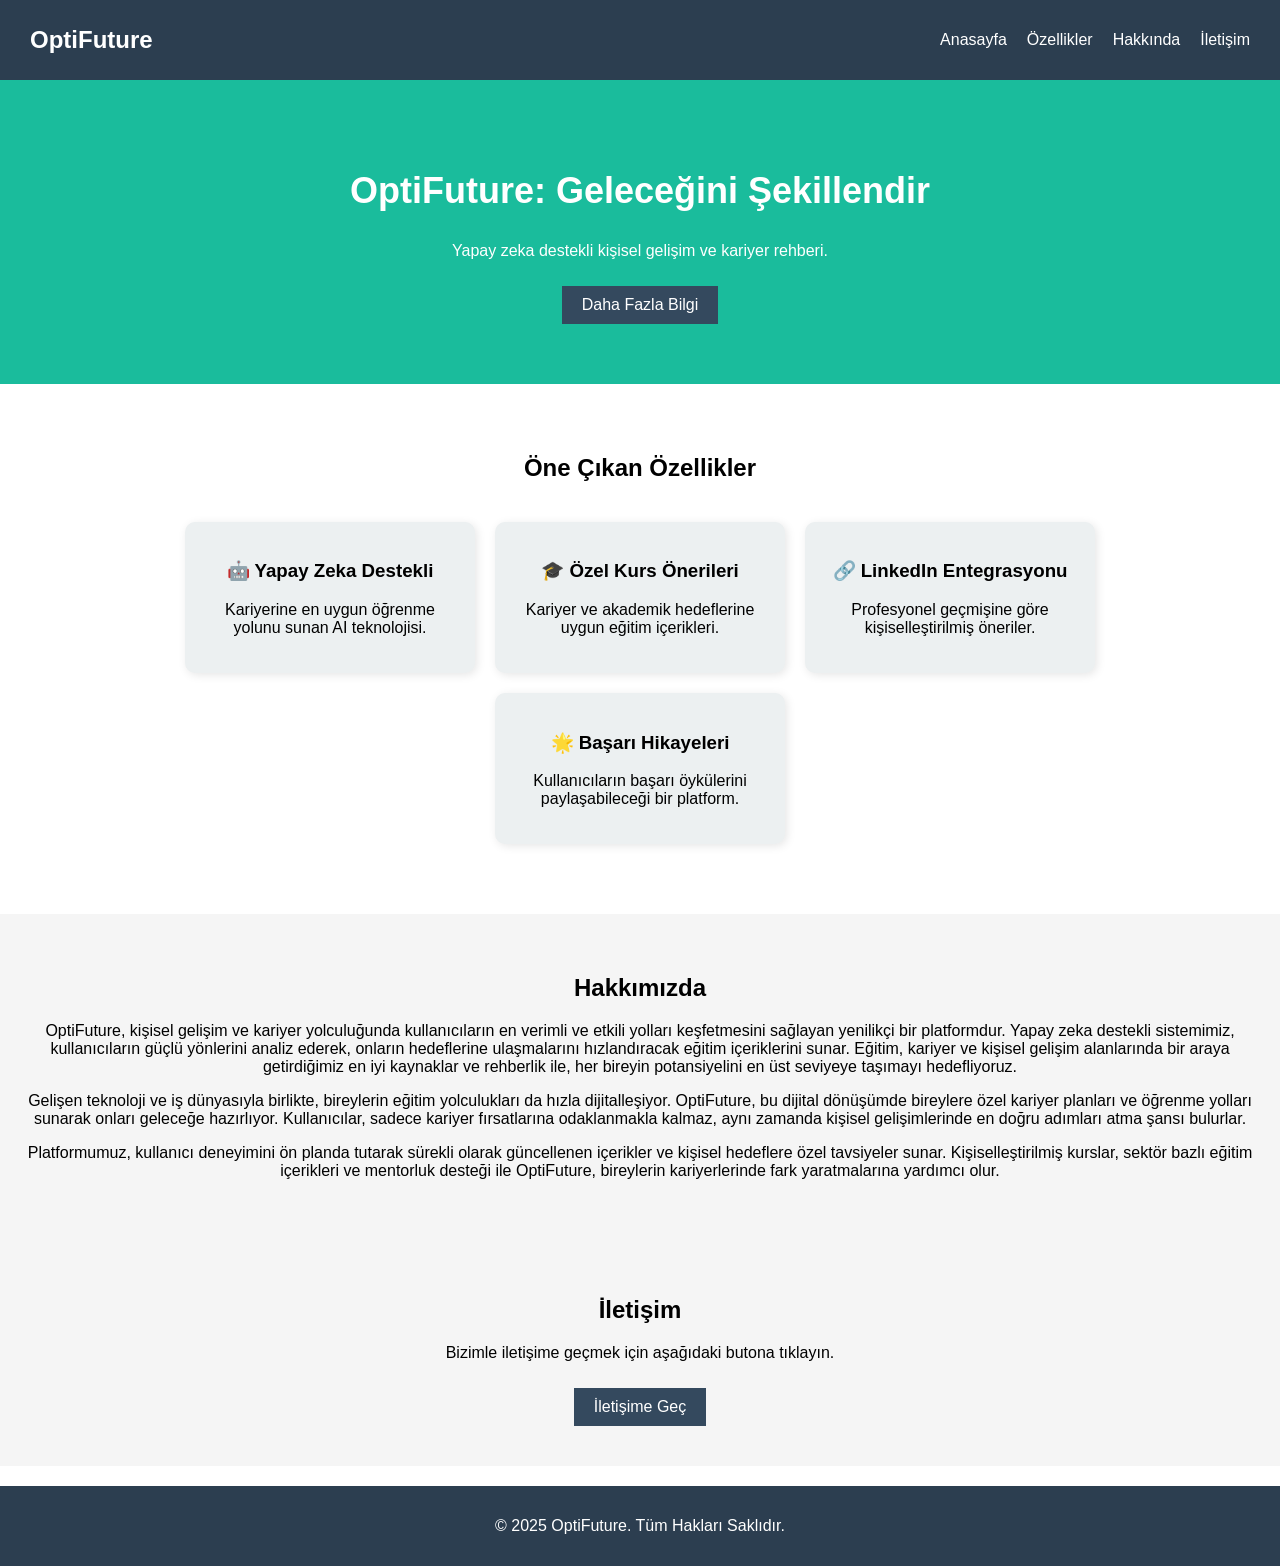
<file: website/index.html>
<!DOCTYPE html>
<html lang="tr">
<head>
    <meta charset="UTF-8">
    <meta name="viewport" content="width=device-width, initial-scale=1.0">
    <title>OptiFuture - Kişisel Gelişim Platformu</title>
    <link rel="stylesheet" href="styles.css">
</head>
<body>
    <header>
        <div class="logo">OptiFuture</div>
        <nav>
            <ul>
                <li><a href="#">Anasayfa</a></li>
                <li><a href="#">Özellikler</a></li>
                <li><a href="#">Hakkında</a></li>
                <li><a href="#">İletişim</a></li>
            </ul>
        </nav>
    </header>

    <section class="hero">
        <h1>OptiFuture: Geleceğini Şekillendir</h1>
        <p>Yapay zeka destekli kişisel gelişim ve kariyer rehberi.</p>
        <a href="#" class="btn">Daha Fazla Bilgi</a>
    </section>

    <section class="features">
        <h2>Öne Çıkan Özellikler</h2>
        <div class="feature-container">
            <div class="feature">
                <h3>🤖 Yapay Zeka Destekli</h3>
                <p>Kariyerine en uygun öğrenme yolunu sunan AI teknolojisi.</p>
            </div>
            <div class="feature">
                <h3>🎓 Özel Kurs Önerileri</h3>
                <p>Kariyer ve akademik hedeflerine uygun eğitim içerikleri.</p>
            </div>
            <div class="feature">
                <h3>🔗 LinkedIn Entegrasyonu</h3>
                <p>Profesyonel geçmişine göre kişiselleştirilmiş öneriler.</p>
            </div>
            <div class="feature">
                <h3>🌟 Başarı Hikayeleri</h3>
                <p>Kullanıcıların başarı öykülerini paylaşabileceği bir platform.</p>
            </div>
        </div>
    </section>

    <section class="about">
        <h2>Hakkımızda</h2>
        <p>OptiFuture, kişisel gelişim ve kariyer yolculuğunda kullanıcıların en verimli ve etkili yolları keşfetmesini sağlayan yenilikçi bir platformdur. Yapay zeka destekli sistemimiz, kullanıcıların güçlü yönlerini analiz ederek, onların hedeflerine ulaşmalarını hızlandıracak eğitim içeriklerini sunar.  Eğitim, kariyer ve kişisel gelişim alanlarında bir araya getirdiğimiz en iyi kaynaklar ve rehberlik ile, her bireyin potansiyelini en üst seviyeye taşımayı hedefliyoruz.</p>
        <p>Gelişen teknoloji ve iş dünyasıyla birlikte, bireylerin eğitim yolculukları da hızla dijitalleşiyor. OptiFuture, bu dijital dönüşümde bireylere özel kariyer planları ve öğrenme yolları sunarak onları geleceğe hazırlıyor. Kullanıcılar, sadece kariyer fırsatlarına odaklanmakla kalmaz, aynı zamanda kişisel gelişimlerinde en doğru adımları atma şansı bulurlar.</p>
        <p>Platformumuz, kullanıcı deneyimini ön planda tutarak sürekli olarak güncellenen içerikler ve kişisel hedeflere özel tavsiyeler sunar. Kişiselleştirilmiş kurslar, sektör bazlı eğitim içerikleri ve mentorluk desteği ile OptiFuture, bireylerin kariyerlerinde fark yaratmalarına yardımcı olur.</p>
    </section>

    <section class="contact">
        <h2>İletişim</h2>
        <p>Bizimle iletişime geçmek için aşağıdaki butona tıklayın.</p>
        <a href="#" class="btn">İletişime Geç</a>
    </section>

    <footer>
        <p>© 2025 OptiFuture. Tüm Hakları Saklıdır.</p>
    </footer>
</body>
</html>
</file>
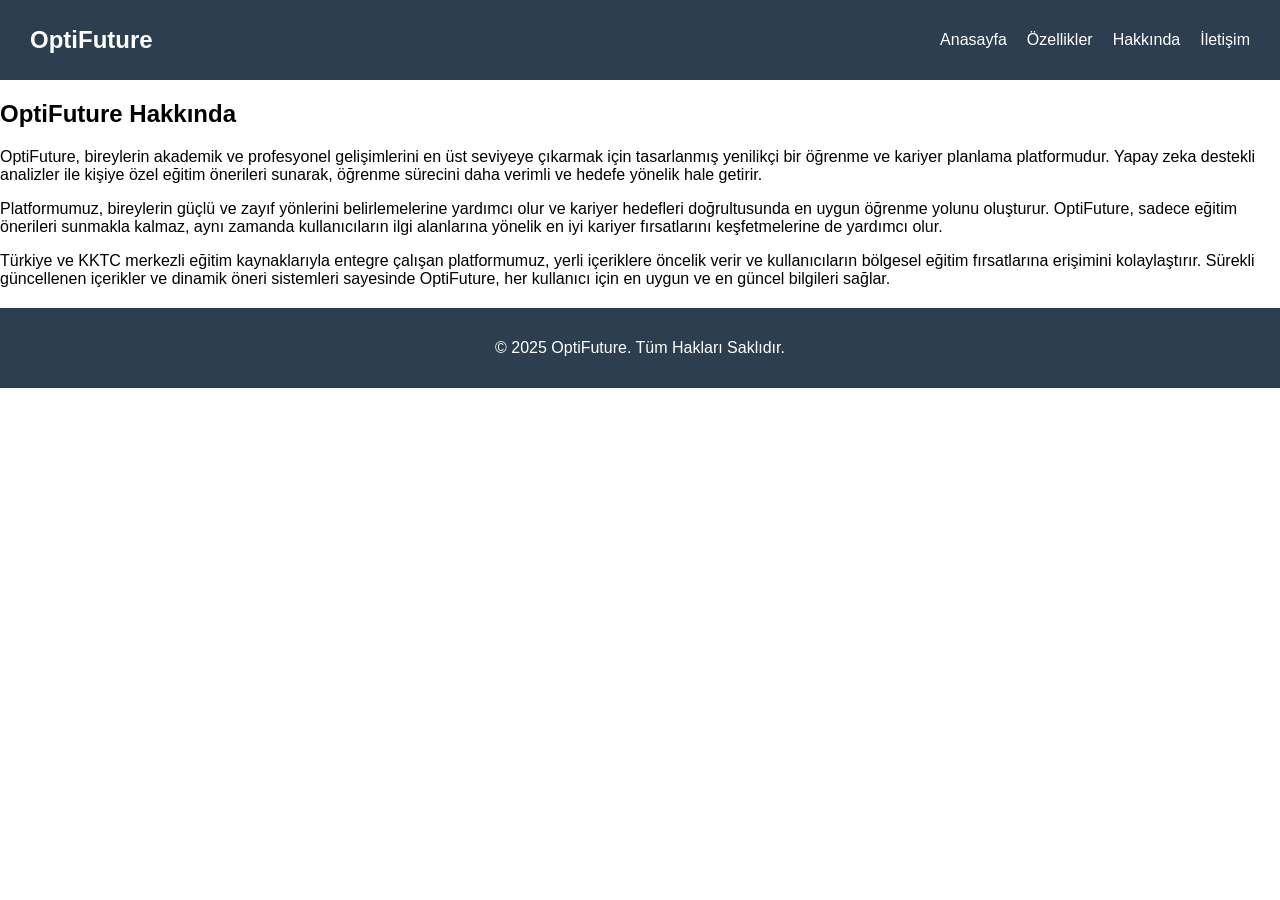
<file: website/about.html>
<!DOCTYPE html>
<html lang="tr">
<head>
    <meta charset="UTF-8">
    <meta name="viewport" content="width=device-width, initial-scale=1.0">
    <title>Hakkında - OptiFuture</title>
    <link rel="stylesheet" href="styles.css">
</head>
<body>
    <header>
        <div class="logo">OptiFuture</div>
        <nav>
            <ul>
                <li><a href="index.html">Anasayfa</a></li>
                <li><a href="features.html">Özellikler</a></li>
                <li><a href="about.html">Hakkında</a></li>
                <li><a href="contact.html">İletişim</a></li>
            </ul>
        </nav>
    </header>

    <section class="content">
        <h1>OptiFuture Hakkında</h1>
        <p>
            OptiFuture, bireylerin akademik ve profesyonel gelişimlerini en üst seviyeye çıkarmak için tasarlanmış 
            yenilikçi bir öğrenme ve kariyer planlama platformudur. Yapay zeka destekli analizler ile kişiye özel 
            eğitim önerileri sunarak, öğrenme sürecini daha verimli ve hedefe yönelik hale getirir.
        </p>
        <p>
            Platformumuz, bireylerin güçlü ve zayıf yönlerini belirlemelerine yardımcı olur ve kariyer hedefleri doğrultusunda 
            en uygun öğrenme yolunu oluşturur. OptiFuture, sadece eğitim önerileri sunmakla kalmaz, aynı zamanda 
            kullanıcıların ilgi alanlarına yönelik en iyi kariyer fırsatlarını keşfetmelerine de yardımcı olur.
        </p>
        <p>
            Türkiye ve KKTC merkezli eğitim kaynaklarıyla entegre çalışan platformumuz, yerli içeriklere öncelik verir ve 
            kullanıcıların bölgesel eğitim fırsatlarına erişimini kolaylaştırır. Sürekli güncellenen içerikler ve dinamik 
            öneri sistemleri sayesinde OptiFuture, her kullanıcı için en uygun ve en güncel bilgileri sağlar.
        </p>
    </section>

    <footer>
        <p>© 2025 OptiFuture. Tüm Hakları Saklıdır.</p>
    </footer>
</body>
</html>
</file>
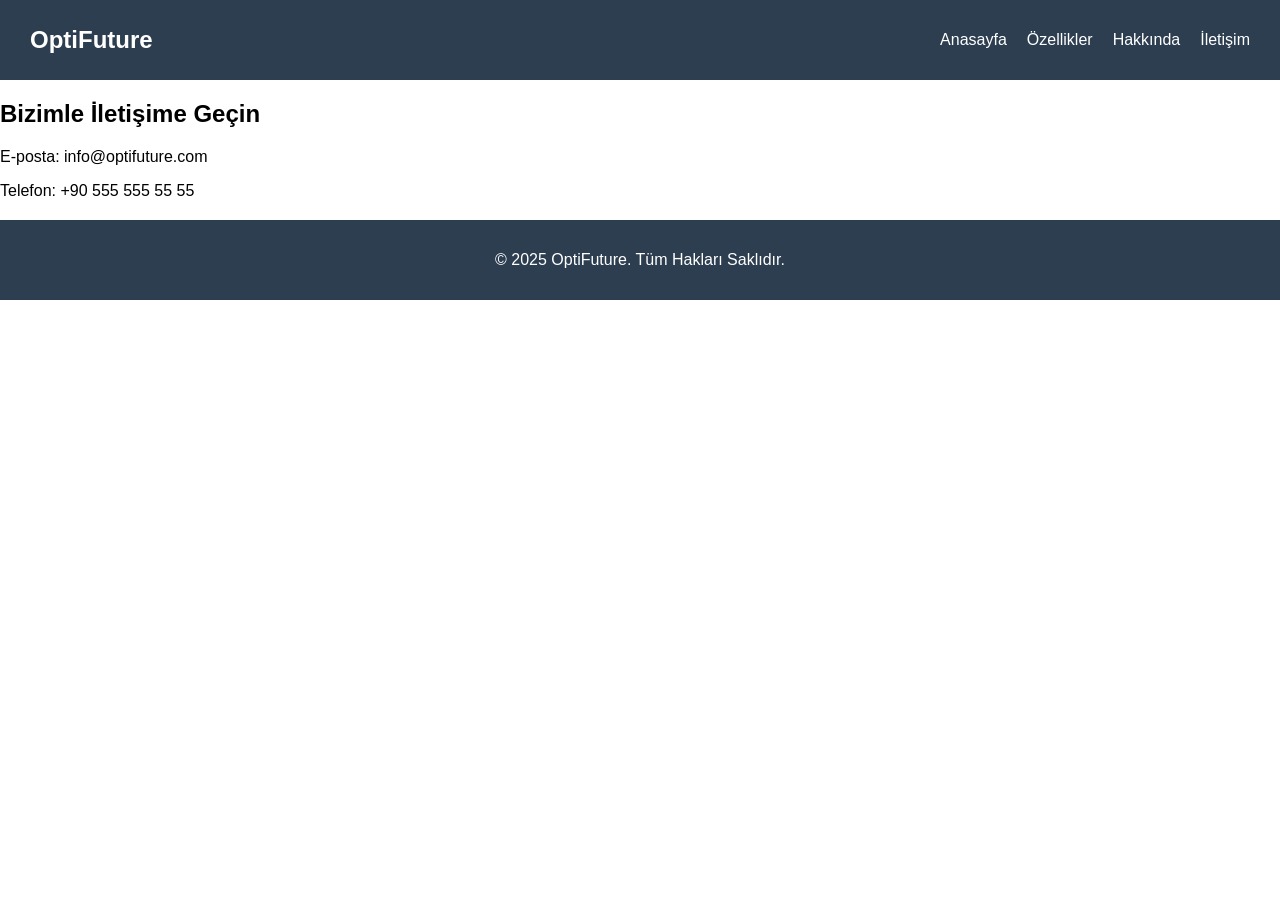
<file: website/contact.html>
<!DOCTYPE html>
<html lang="tr">
<head>
    <meta charset="UTF-8">
    <meta name="viewport" content="width=device-width, initial-scale=1.0">
    <title>İletişim - OptiFuture</title>
    <link rel="stylesheet" href="styles.css">
</head>
<body>
    <header>
        <div class="logo">OptiFuture</div>
        <nav>
            <ul>
                <li><a href="index.html">Anasayfa</a></li>
                <li><a href="features.html">Özellikler</a></li>
                <li><a href="about.html">Hakkında</a></li>
                <li><a href="contact.html">İletişim</a></li>
            </ul>
        </nav>
    </header>

    <section class="content">
        <h1>Bizimle İletişime Geçin</h1>
        <p>E-posta: info@optifuture.com</p>
        <p>Telefon: +90 555 555 55 55</p>
    </section>

    <footer>
        <p>© 2025 OptiFuture. Tüm Hakları Saklıdır.</p>
    </footer>
</body>
</html>
</file>
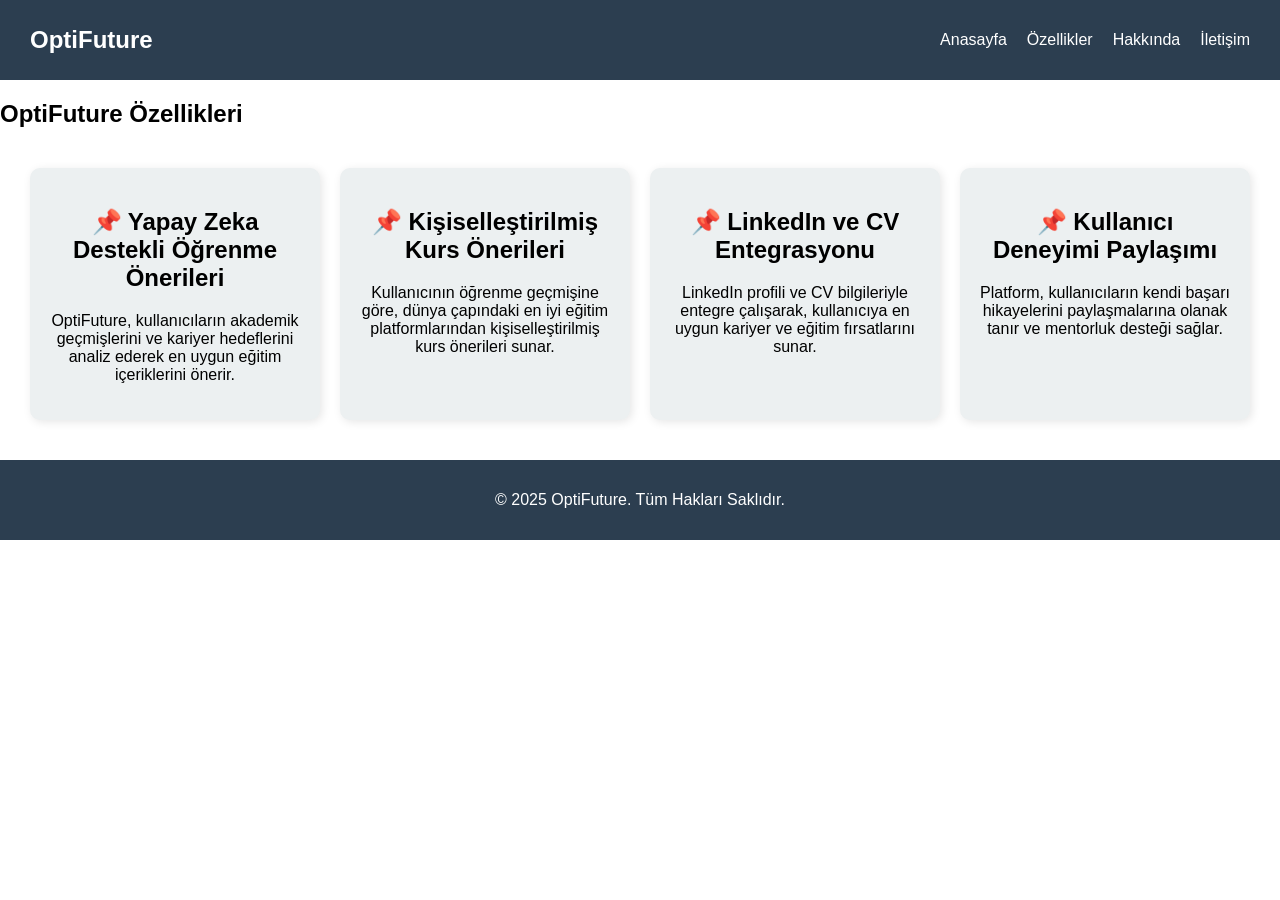
<file: website/features.html>
<!DOCTYPE html>
<html lang="tr">
<head>
    <meta charset="UTF-8">
    <meta name="viewport" content="width=device-width, initial-scale=1.0">
    <title>Özellikler - OptiFuture</title>
    <link rel="stylesheet" href="styles.css">
</head>
<body>
    <header>
        <div class="logo">OptiFuture</div>
        <nav>
            <ul>
                <li><a href="index.html">Anasayfa</a></li>
                <li><a href="features.html">Özellikler</a></li>
                <li><a href="about.html">Hakkında</a></li>
                <li><a href="contact.html">İletişim</a></li>
            </ul>
        </nav>
    </header>

    <section class="content">
        <h1>OptiFuture Özellikleri</h1>
        <div class="feature-container">
            <div class="feature">
                <h2>📌 Yapay Zeka Destekli Öğrenme Önerileri</h2>
                <p>OptiFuture, kullanıcıların akademik geçmişlerini ve kariyer hedeflerini analiz ederek en uygun eğitim içeriklerini önerir.</p>
            </div>
            <div class="feature">
                <h2>📌 Kişiselleştirilmiş Kurs Önerileri</h2>
                <p>Kullanıcının öğrenme geçmişine göre, dünya çapındaki en iyi eğitim platformlarından kişiselleştirilmiş kurs önerileri sunar.</p>
            </div>
            <div class="feature">
                <h2>📌 LinkedIn ve CV Entegrasyonu</h2>
                <p>LinkedIn profili ve CV bilgileriyle entegre çalışarak, kullanıcıya en uygun kariyer ve eğitim fırsatlarını sunar.</p>
            </div>
            <div class="feature">
                <h2>📌 Kullanıcı Deneyimi Paylaşımı</h2>
                <p>Platform, kullanıcıların kendi başarı hikayelerini paylaşmalarına olanak tanır ve mentorluk desteği sağlar.</p>
            </div>
        </div>
    </section>

    <footer>
        <p>© 2025 OptiFuture. Tüm Hakları Saklıdır.</p>
    </footer>
</body>
</html>
</file>
<file: website/styles.css>
body {
    font-family: Arial, sans-serif;
    margin: 0;
    padding: 0;
    box-sizing: border-box;
}

header {
    background: #2C3E50;
    color: white;
    display: flex;
    justify-content: space-between;
    padding: 15px 30px;
    align-items: center;
}

.logo {
    font-size: 24px;
    font-weight: bold;
}

nav ul {
    list-style: none;
    display: flex;
    gap: 20px;
}

nav ul li {
    display: inline;
}

nav ul li a {
    color: white;
    text-decoration: none;
}

.hero {
    text-align: center;
    background: #1ABC9C;
    color: white;
    padding: 60px 20px;
}

.hero h1 {
    font-size: 36px;
}

.btn {
    display: inline-block;
    padding: 10px 20px;
    background: #34495E;
    color: white;
    text-decoration: none;
    margin-top: 10px;
}

.features {
    text-align: center;
    padding: 50px 20px;
}

.feature-container {
    display: flex;
    justify-content: center;
    gap: 30px;
}

.feature-container {
    display: flex;
    justify-content: center;
    flex-wrap: wrap;
    gap: 20px;
    padding: 20px;
}

.feature {
    background: #ECF0F1;
    padding: 20px;
    border-radius: 10px;
    width: 250px;
    text-align: center;
    box-shadow: 2px 2px 10px rgba(0, 0, 0, 0.1);
}

.about, .contact {
    text-align: center;
    padding: 40px 20px;
    background: #F5F5F5;
}

footer {
    text-align: center;
    padding: 15px;
    background: #2C3E50;
    color: white;
    margin-top: 20px;
}
</file>
